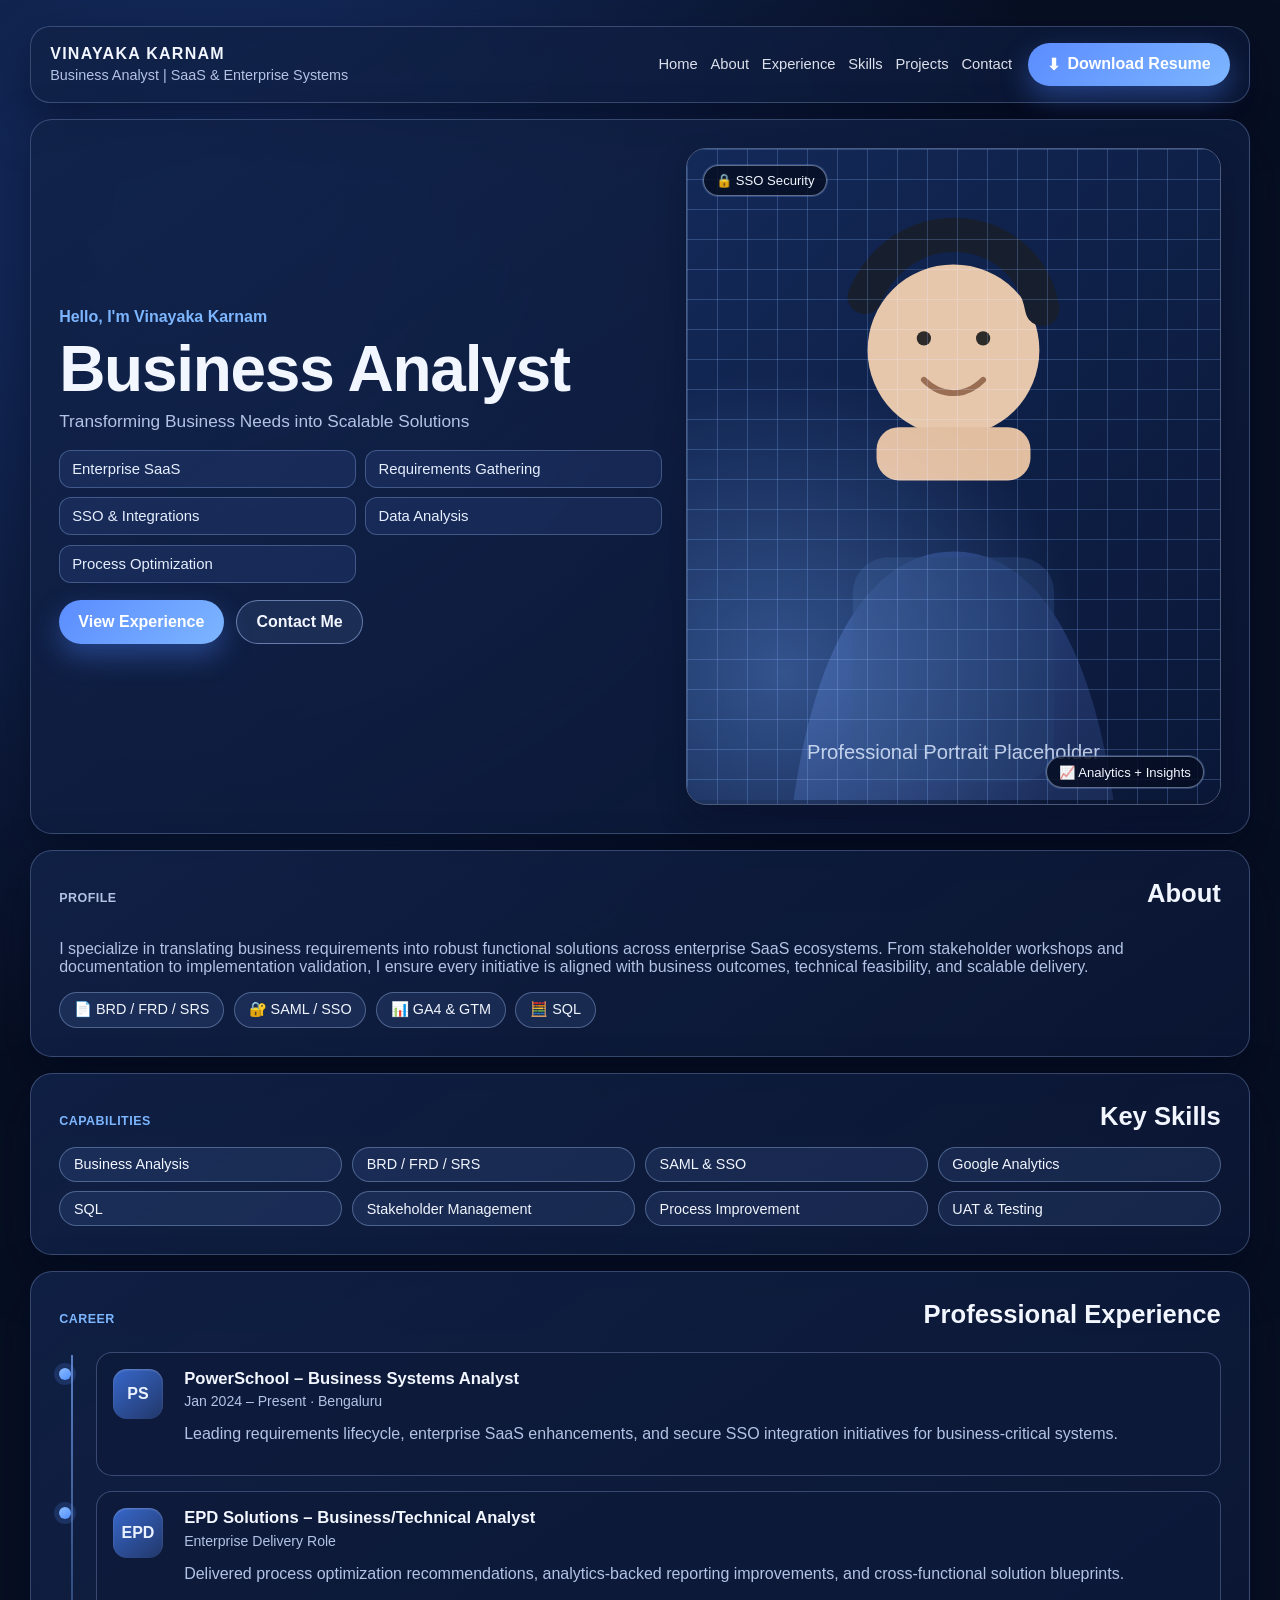
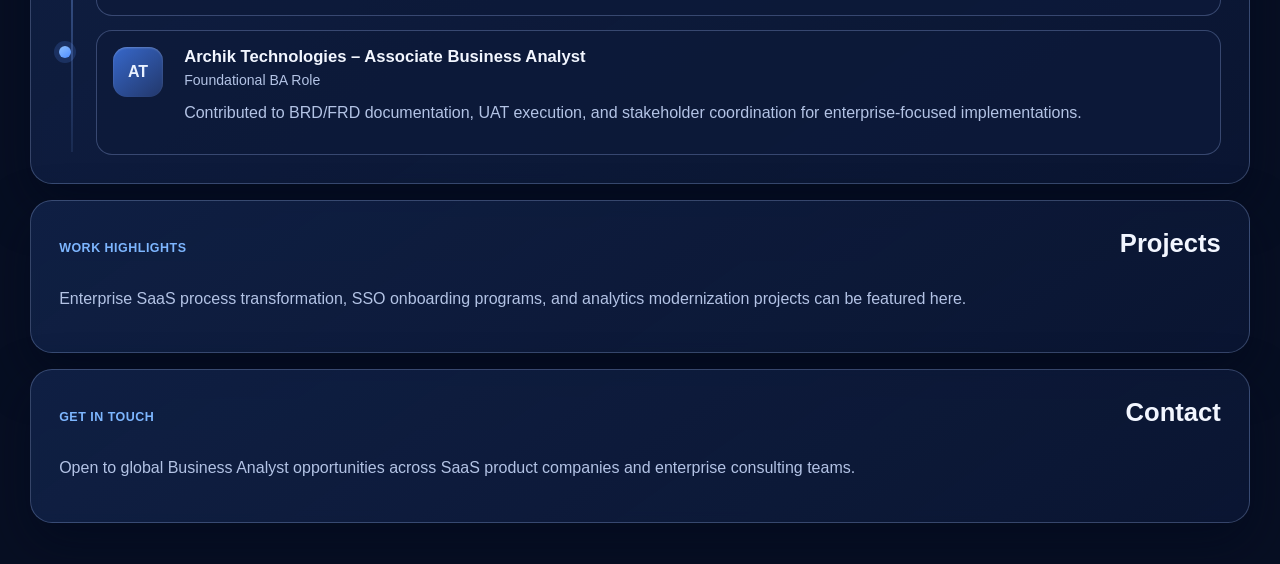
<file: index.html>
<!DOCTYPE html>
<html lang="en">
<head>
  <meta charset="UTF-8" />
  <meta name="viewport" content="width=device-width, initial-scale=1.0" />
  <title>Vinayaka Karnam | Business Analyst Portfolio</title>
  <link rel="stylesheet" href="style.css" />
</head>
<body>
  <div class="ambient ambient-a"></div>
  <div class="ambient ambient-b"></div>

  <div class="site-shell">
    <header class="header glass">
      <div class="brand-block">
        <p class="brand-name">VINAYAKA KARNAM</p>
        <p class="brand-subtitle">Business Analyst | SaaS &amp; Enterprise Systems</p>
      </div>

      <nav class="nav-links" aria-label="Primary">
        <a href="#home">Home</a>
        <a href="#about">About</a>
        <a href="#experience">Experience</a>
        <a href="#skills">Skills</a>
        <a href="#projects">Projects</a>
        <a href="#contact">Contact</a>
      </nav>

      <a href="#" class="btn btn-resume" aria-label="Download Resume">
        <span aria-hidden="true">⬇</span>
        <span>Download Resume</span>
      </a>
    </header>

    <main>
      <section id="home" class="hero glass section">
        <div class="hero-copy">
          <p class="eyebrow">Hello, I'm Vinayaka Karnam</p>
          <h1>Business Analyst</h1>
          <p class="hero-tagline">Transforming Business Needs into Scalable Solutions</p>

          <ul class="feature-list">
            <li>Enterprise SaaS</li>
            <li>Requirements Gathering</li>
            <li>SSO &amp; Integrations</li>
            <li>Data Analysis</li>
            <li>Process Optimization</li>
          </ul>

          <div class="cta-row">
            <a href="#experience" class="btn btn-primary">View Experience</a>
            <a href="#contact" class="btn btn-secondary">Contact Me</a>
          </div>
        </div>

        <aside class="hero-media">
          <div class="portrait-card">
            <img src="assets/vinayaka-profile.svg" alt="Professional portrait of Vinayaka Karnam" />
            <div class="tech-overlay" aria-hidden="true"></div>
            <div class="chip chip-lock">🔒 SSO Security</div>
            <div class="chip chip-analytics">📈 Analytics + Insights</div>
          </div>
        </aside>
      </section>

      <section id="about" class="section about glass">
        <div class="section-head">
          <p class="kicker">Profile</p>
          <h2>About</h2>
        </div>
        <p>
          I specialize in translating business requirements into robust functional solutions across enterprise SaaS ecosystems.
          From stakeholder workshops and documentation to implementation validation, I ensure every initiative is aligned with
          business outcomes, technical feasibility, and scalable delivery.
        </p>
        <div class="icon-tags">
          <span>📄 BRD / FRD / SRS</span>
          <span>🔐 SAML / SSO</span>
          <span>📊 GA4 &amp; GTM</span>
          <span>🧮 SQL</span>
        </div>
      </section>

      <section id="skills" class="section skills glass">
        <div class="section-head">
          <p class="kicker">Capabilities</p>
          <h2>Key Skills</h2>
        </div>
        <div class="skills-grid">
          <article>Business Analysis</article>
          <article>BRD / FRD / SRS</article>
          <article>SAML &amp; SSO</article>
          <article>Google Analytics</article>
          <article>SQL</article>
          <article>Stakeholder Management</article>
          <article>Process Improvement</article>
          <article>UAT &amp; Testing</article>
        </div>
      </section>

      <section id="experience" class="section experience glass">
        <div class="section-head">
          <p class="kicker">Career</p>
          <h2>Professional Experience</h2>
        </div>

        <div class="timeline">
          <article class="exp-item">
            <div class="timeline-dot"></div>
            <div class="exp-card">
              <div class="company-mark">PS</div>
              <div>
                <h3>PowerSchool – Business Systems Analyst</h3>
                <p class="meta">Jan 2024 – Present · Bengaluru</p>
                <p>Leading requirements lifecycle, enterprise SaaS enhancements, and secure SSO integration initiatives for business-critical systems.</p>
              </div>
            </div>
          </article>

          <article class="exp-item">
            <div class="timeline-dot"></div>
            <div class="exp-card">
              <div class="company-mark">EPD</div>
              <div>
                <h3>EPD Solutions – Business/Technical Analyst</h3>
                <p class="meta">Enterprise Delivery Role</p>
                <p>Delivered process optimization recommendations, analytics-backed reporting improvements, and cross-functional solution blueprints.</p>
              </div>
            </div>
          </article>

          <article class="exp-item">
            <div class="timeline-dot"></div>
            <div class="exp-card">
              <div class="company-mark">AT</div>
              <div>
                <h3>Archik Technologies – Associate Business Analyst</h3>
                <p class="meta">Foundational BA Role</p>
                <p>Contributed to BRD/FRD documentation, UAT execution, and stakeholder coordination for enterprise-focused implementations.</p>
              </div>
            </div>
          </article>
        </div>
      </section>

      <section id="projects" class="section projects glass">
        <div class="section-head">
          <p class="kicker">Work Highlights</p>
          <h2>Projects</h2>
        </div>
        <p class="muted">Enterprise SaaS process transformation, SSO onboarding programs, and analytics modernization projects can be featured here.</p>
      </section>

      <section id="contact" class="section contact glass">
        <div class="section-head">
          <p class="kicker">Get in Touch</p>
          <h2>Contact</h2>
        </div>
        <p class="muted">Open to global Business Analyst opportunities across SaaS product companies and enterprise consulting teams.</p>
      </section>
    </main>
  </div>
</body>
</html>
</file>
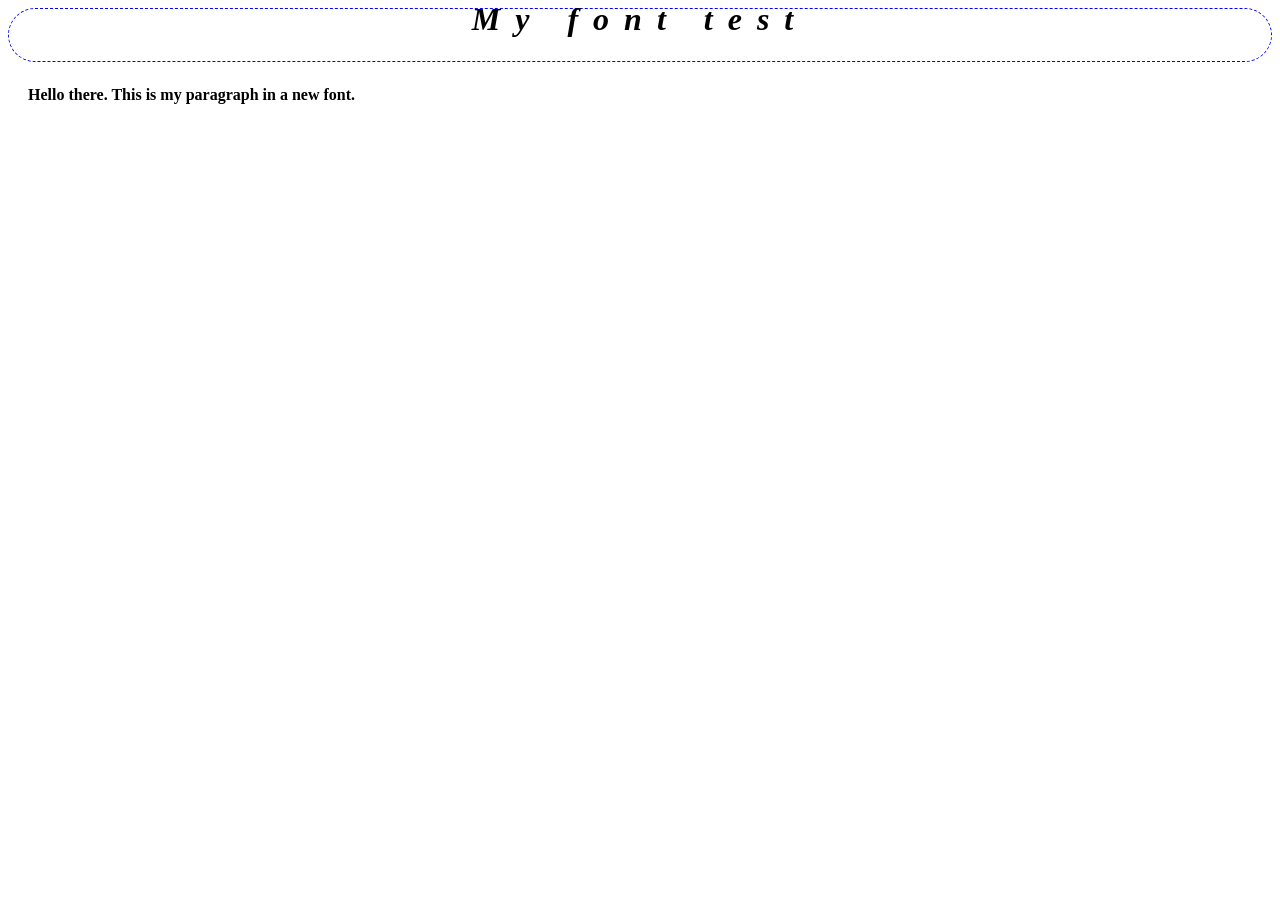
<file: week2a 2.html>
<html>
      <head>
            <link rel="stylesheet" type="text/css" href="week2a.css" />
          <div>
              <h1>My font test</h1>
          <div>
            <p>Hello there. This is my paragraph in a new font.</p>
      </head>
  </html>
</file>
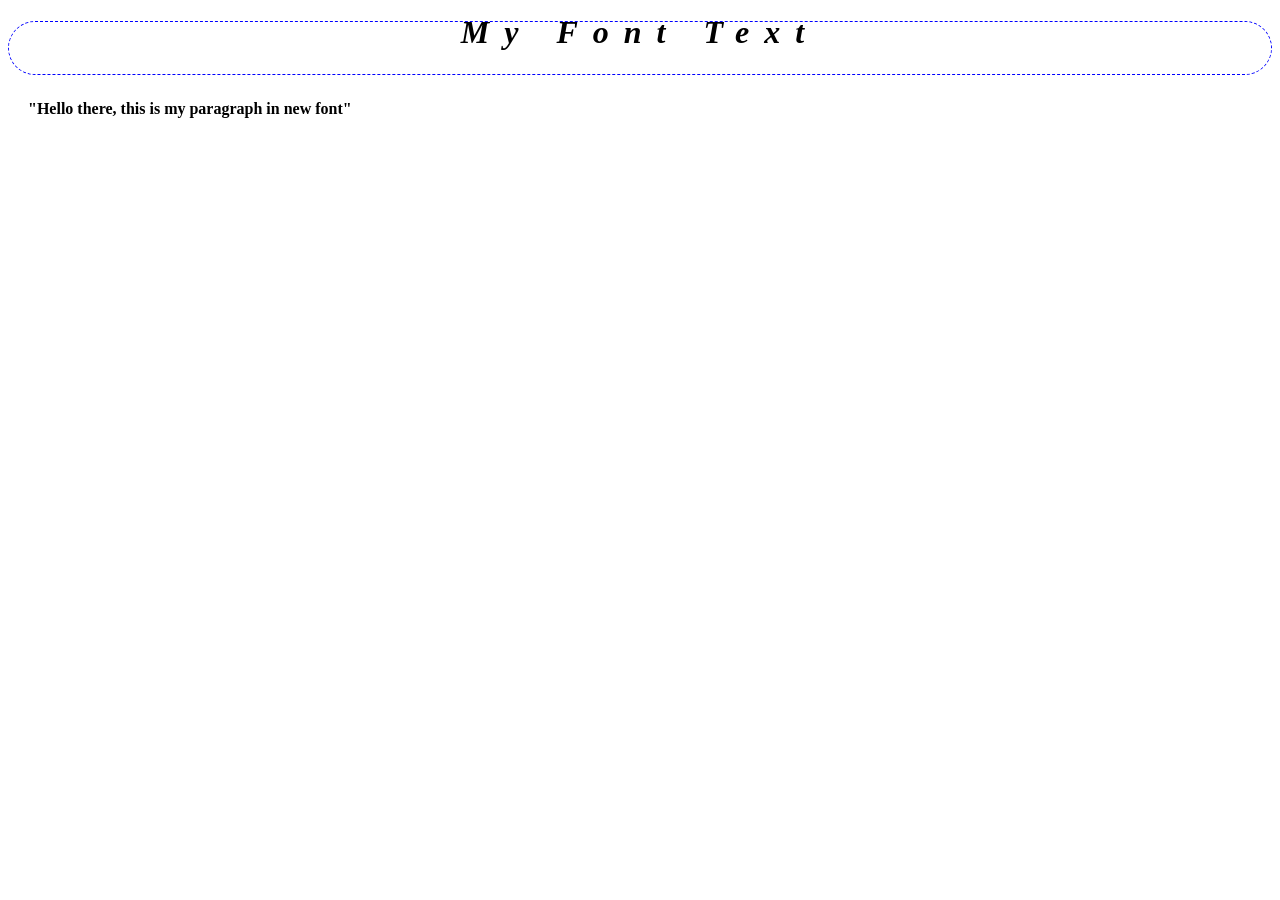
<file: week2a.html>
<!DOCTYPE html>
<html lang="en" dir="ltr">
  <head>
    <meta charset="utf-8">
    <meta name="viewport" content="width=device-width, user-scalable=no,
initial-scale=1.0, maximum-scale=1.0" />
    <link rel="stylesheet" type="text/css" href="week2a.css">
    <title></title>
  </head>
  <body>
    <h1>My Font Text </h1>
    <p> "Hello there, this is my paragraph in new font" </p>
  </body>
</html>
</file>
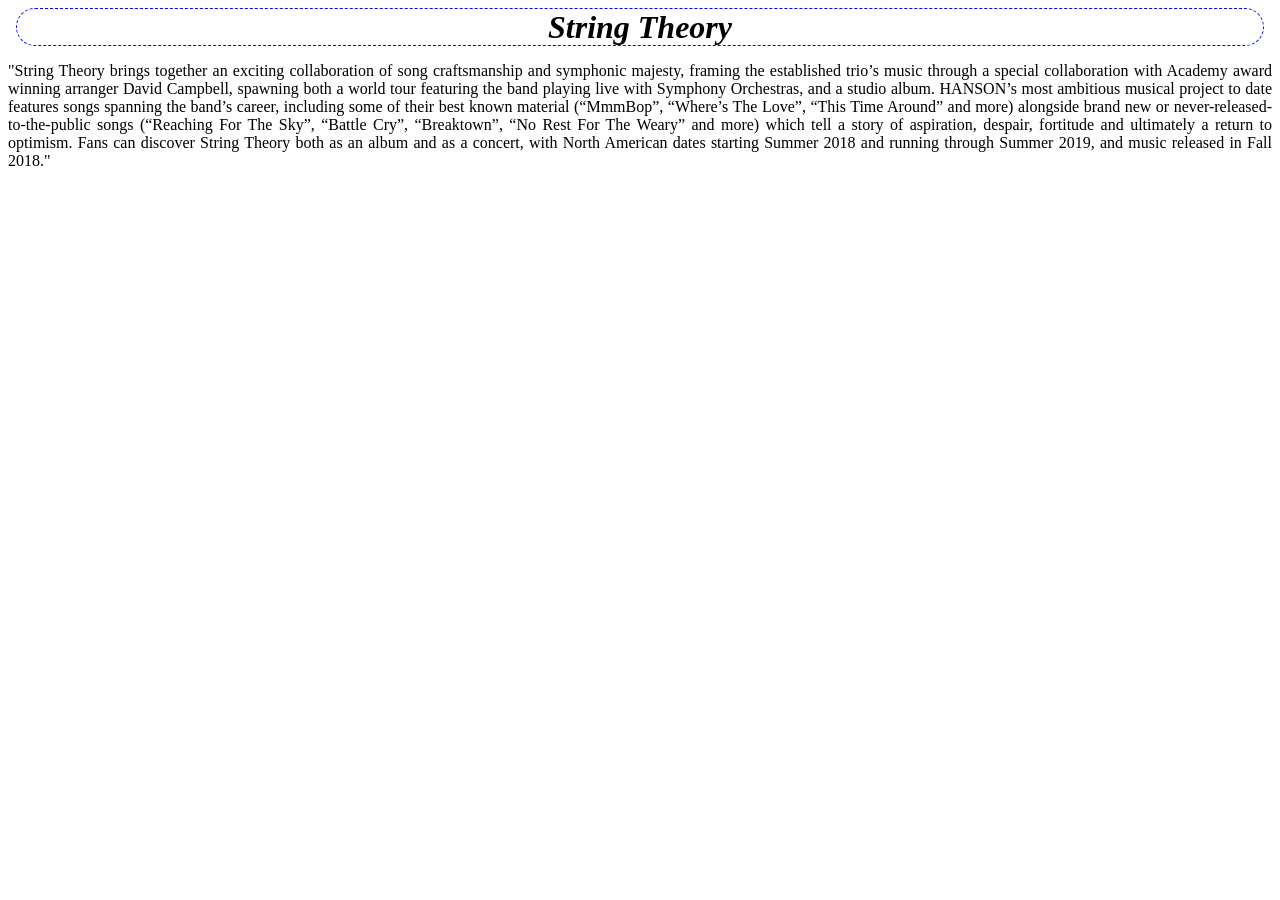
<file: week2b.html>
<!DOCTYPE html>
<html lang="en" dir="ltr">
  <head>
    <meta charset="utf-8">
    <meta name="viewport" content="width=device-width, user-scalable=no,
initial-scale=1.0, maximum-scale=1.0" />
    <link rel="stylesheet" type="text/css" href="week2b.css">
    <title></title>
  </head>
  <body>
    <h1> String Theory </h1>
    <p> "String Theory brings together an exciting collaboration of song craftsmanship and symphonic majesty, framing the established trio’s music through a special collaboration with Academy award winning arranger David Campbell, spawning both a world tour featuring the band playing live with Symphony Orchestras, and a studio album.

HANSON’s most ambitious musical project to date features songs spanning the band’s career, including some of their best known material (“MmmBop”, “Where’s The Love”, “This Time Around” and more) alongside brand new or never-released-to-the-public songs (“Reaching For The Sky”, “Battle Cry”, “Breaktown”, “No Rest For The Weary” and more) which tell a story of aspiration, despair, fortitude and ultimately a return to optimism.

Fans can discover String Theory both as an album and as a concert, with North American dates starting Summer 2018 and running through Summer 2019, and music released in Fall 2018." </p>
  </body>
</html>
</file>
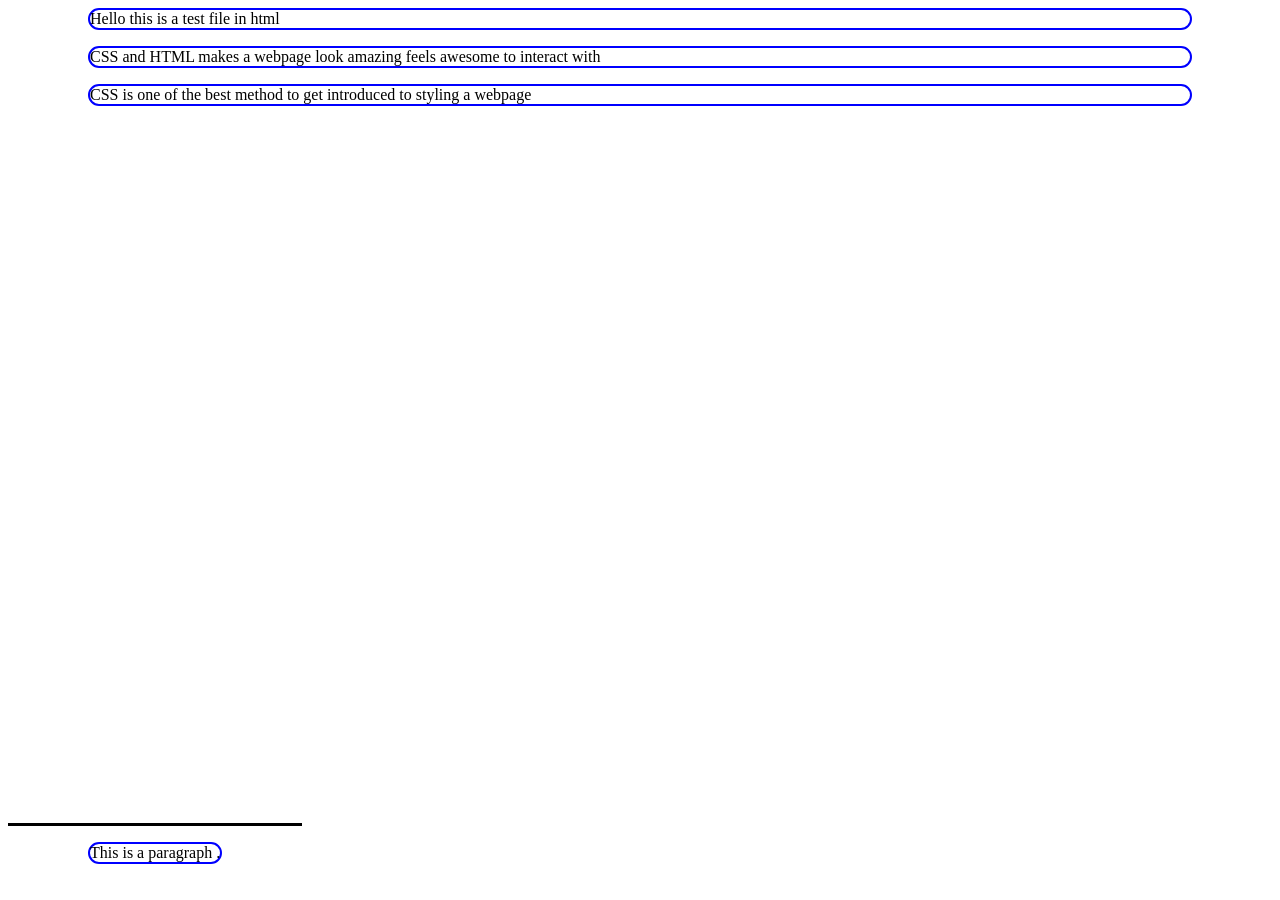
<file: week2c.html>
<html>
      <head>
          <link rel="stylesheet" type="text/css" href="week2c.css" />
      </head>
      <body>
          <p>Hello this is a test file in html</p>
          <p>CSS and HTML makes a webpage look amazing feels awesome to interact with </p>
          <p>CSS is one of the best method to get introduced to styling a webpage</p>

          <div>
             <p class="footer">This is a paragraph .</p>
          </div>
      </body>
  </html>
</file>
<file: style.css>
:root {
  --bg: #070f23;
  --bg-deep: #050b1a;
  --surface: rgba(12, 24, 55, 0.74);
  --surface-strong: rgba(17, 34, 72, 0.88);
  --text: #f2f6ff;
  --muted: #b3c3e5;
  --line: rgba(164, 190, 245, 0.28);
  --primary: #5b8cff;
  --primary-2: #7db6ff;
  --ring: 0 0 0 1px rgba(120, 162, 255, 0.28);
  --shadow-lg: 0 20px 48px rgba(2, 8, 27, 0.5);
  --shadow-md: 0 12px 28px rgba(5, 12, 35, 0.35);
}

* {
  box-sizing: border-box;
}

html,
body {
  margin: 0;
  font-family: "Inter", "Segoe UI", Roboto, Arial, sans-serif;
  color: var(--text);
  background: radial-gradient(circle at 16% 10%, #162f66 0%, var(--bg) 38%),
    linear-gradient(180deg, #081127 0%, var(--bg-deep) 100%);
  scroll-behavior: smooth;
}

body {
  min-height: 100vh;
  padding: clamp(1rem, 2vw, 2rem);
  overflow-x: hidden;
}

.ambient {
  position: fixed;
  border-radius: 999px;
  filter: blur(70px);
  z-index: -1;
}

.ambient-a {
  width: 360px;
  height: 360px;
  top: -90px;
  left: -80px;
  background: rgba(85, 134, 255, 0.24);
}

.ambient-b {
  width: 320px;
  height: 320px;
  bottom: 12%;
  right: -90px;
  background: rgba(65, 194, 255, 0.16);
}

.site-shell {
  width: min(1220px, 100%);
  margin: 0 auto;
}

.glass {
  border: 1px solid var(--line);
  background: linear-gradient(145deg, var(--surface-strong), var(--surface));
  box-shadow: var(--shadow-lg);
  backdrop-filter: blur(6px);
}

.header {
  border-radius: 20px;
  padding: 1rem 1.2rem;
  margin-bottom: 1rem;
  display: grid;
  grid-template-columns: 1.35fr auto auto;
  align-items: center;
  gap: 1rem;
}

.brand-name {
  margin: 0;
  font-weight: 800;
  letter-spacing: 0.08em;
}

.brand-subtitle {
  margin: 0.3rem 0 0;
  color: var(--muted);
  font-size: 0.9rem;
}

.nav-links {
  display: flex;
  flex-wrap: wrap;
  justify-content: center;
  gap: 0.8rem;
}

.nav-links a {
  color: var(--text);
  text-decoration: none;
  font-size: 0.92rem;
  opacity: 0.9;
  transition: color 0.25s ease, opacity 0.25s ease;
}

.nav-links a:hover {
  color: var(--primary-2);
  opacity: 1;
}

.section {
  border-radius: 22px;
  padding: clamp(1.2rem, 2.2vw, 2rem);
  margin-bottom: 1rem;
  animation: rise-in 0.55s ease both;
}

.hero {
  display: grid;
  grid-template-columns: 1.06fr 0.94fr;
  gap: 1.5rem;
  align-items: center;
}

.eyebrow {
  margin: 0;
  color: var(--primary-2);
  font-weight: 600;
}

h1 {
  margin: 0.35rem 0;
  font-size: clamp(2.2rem, 5.2vw, 4rem);
  letter-spacing: -0.02em;
}

.hero-tagline {
  margin-top: 0;
  color: var(--muted);
  font-size: 1.08rem;
}

.feature-list {
  list-style: none;
  padding: 0;
  margin: 1.1rem 0;
  display: grid;
  grid-template-columns: repeat(2, minmax(150px, 1fr));
  gap: 0.6rem;
}

.feature-list li {
  border: 1px solid rgba(163, 194, 255, 0.3);
  border-radius: 12px;
  padding: 0.62rem 0.75rem;
  background: rgba(87, 126, 222, 0.13);
  color: #e6efff;
  font-size: 0.93rem;
}

.cta-row {
  display: flex;
  flex-wrap: wrap;
  gap: 0.8rem;
}

.btn {
  border-radius: 999px;
  padding: 0.75rem 1.2rem;
  display: inline-flex;
  align-items: center;
  gap: 0.45rem;
  text-decoration: none;
  font-weight: 600;
  transition: transform 0.2s ease, box-shadow 0.2s ease, background 0.2s ease;
}

.btn:hover {
  transform: translateY(-2px);
}

.btn-resume,
.btn-primary {
  color: #fff;
  background: linear-gradient(135deg, var(--primary), var(--primary-2));
  box-shadow: 0 12px 28px rgba(77, 131, 255, 0.38);
}

.btn-secondary {
  color: var(--text);
  border: 1px solid rgba(176, 202, 255, 0.5);
  background: rgba(146, 181, 255, 0.1);
}

.portrait-card {
  position: relative;
  min-height: 430px;
  border-radius: 20px;
  overflow: hidden;
  box-shadow: var(--shadow-md);
  border: 1px solid rgba(194, 214, 255, 0.35);
}

.portrait-card img {
  width: 100%;
  height: 100%;
  object-fit: cover;
}

.tech-overlay {
  position: absolute;
  inset: 0;
  background-image:
    linear-gradient(rgba(125, 168, 255, 0.25) 1px, transparent 1px),
    linear-gradient(90deg, rgba(125, 168, 255, 0.25) 1px, transparent 1px),
    radial-gradient(circle at 18% 80%, rgba(103, 154, 255, 0.38), transparent 44%);
  background-size: 30px 30px, 30px 30px, 100% 100%;
  mix-blend-mode: screen;
}

.chip {
  position: absolute;
  border-radius: 999px;
  padding: 0.45rem 0.75rem;
  font-size: 0.82rem;
  border: 1px solid rgba(205, 223, 255, 0.45);
  background: rgba(6, 14, 34, 0.84);
  box-shadow: var(--ring);
}

.chip-lock {
  top: 1rem;
  left: 1rem;
}

.chip-analytics {
  right: 1rem;
  bottom: 1rem;
}

.section-head {
  display: flex;
  align-items: baseline;
  justify-content: space-between;
  gap: 1rem;
}

.kicker {
  margin: 0;
  color: var(--primary-2);
  font-weight: 600;
  letter-spacing: 0.04em;
  text-transform: uppercase;
  font-size: 0.78rem;
}

h2 {
  margin: 0 0 1rem;
  font-size: clamp(1.35rem, 2vw, 1.8rem);
}

.about p,
.muted,
.exp-card p,
.meta {
  color: var(--muted);
}

.icon-tags {
  margin-top: 1rem;
  display: flex;
  flex-wrap: wrap;
  gap: 0.6rem;
}

.icon-tags span,
.skills-grid article {
  border-radius: 999px;
  border: 1px solid rgba(180, 207, 255, 0.34);
  background: rgba(101, 139, 225, 0.14);
  padding: 0.52rem 0.86rem;
  font-size: 0.9rem;
}

.skills-grid {
  display: grid;
  grid-template-columns: repeat(4, minmax(140px, 1fr));
  gap: 0.6rem;
}

.timeline {
  position: relative;
  margin-top: 0.4rem;
  display: grid;
  gap: 0.9rem;
}

.timeline::before {
  content: "";
  position: absolute;
  left: 12px;
  top: 0.2rem;
  bottom: 0.2rem;
  width: 2px;
  background: linear-gradient(180deg, rgba(124, 169, 255, 0.7), rgba(124, 169, 255, 0.1));
}

.exp-item {
  display: grid;
  grid-template-columns: 24px 1fr;
  gap: 0.8rem;
  align-items: start;
}

.timeline-dot {
  width: 12px;
  height: 12px;
  margin-top: 1rem;
  border-radius: 999px;
  background: linear-gradient(145deg, #8ec0ff, #4f8dff);
  box-shadow: 0 0 0 5px rgba(89, 142, 255, 0.18);
}

.exp-card {
  border: 1px solid rgba(169, 195, 255, 0.28);
  background: rgba(14, 27, 58, 0.76);
  border-radius: 16px;
  padding: 1rem;
  display: grid;
  grid-template-columns: 56px 1fr;
  gap: 0.95rem;
  transition: border-color 0.2s ease, transform 0.2s ease;
}

.exp-card:hover {
  border-color: rgba(133, 182, 255, 0.58);
  transform: translateY(-2px);
}

.company-mark {
  width: 50px;
  height: 50px;
  border-radius: 14px;
  display: grid;
  place-items: center;
  background: linear-gradient(140deg, #3768cb, #22376a);
  color: #eaf2ff;
  font-weight: 700;
  box-shadow: inset 0 1px 2px rgba(255, 255, 255, 0.23);
}

h3 {
  margin: 0;
  font-size: 1.04rem;
}

.meta {
  margin: 0.3rem 0 0.45rem;
  font-size: 0.88rem;
}

@keyframes rise-in {
  from {
    opacity: 0;
    transform: translateY(10px);
  }

  to {
    opacity: 1;
    transform: translateY(0);
  }
}

@media (max-width: 1080px) {
  .header {
    grid-template-columns: 1fr;
    text-align: center;
  }

  .btn-resume {
    justify-self: center;
  }

  .hero {
    grid-template-columns: 1fr;
  }

  .skills-grid {
    grid-template-columns: repeat(2, minmax(140px, 1fr));
  }
}

@media (max-width: 620px) {
  .feature-list {
    grid-template-columns: 1fr;
  }

  .skills-grid {
    grid-template-columns: 1fr;
  }

  .exp-card {
    grid-template-columns: 1fr;
  }
}
</file>
<file: week2a.css>
h1 {
 
  letter-spacing: 15px;
  font-size: 32;
  font-family: 'montserrat';
  font-weight:bold;
font-style: italic;
  line-height: 20px;
text-align: center;
border-bottom: 2px solid rgb(100,200,100);
border: 1px dashed grey;
padding-left: 12px;
padding-bottom: 32px;
padding-right: 12px;
border-radius: 64px;
border-color: blue;

}

 p
 {
   line-height: 30px;
   width: auto;
   margin-left: 20px;
   margin-right: 20px;
   margin-bottom: auto;
   font-family: 'montserrat';
   font-weight:bold;
 font-style: normal;
   line-height: 1.5em;
    /* border: 1px solid black;
     margin-left: 20px;
     padding-left: 12px;
     padding-bottom: 32px;
     padding-right: 12px;
     border-radius: 64px;
*/
 }
</file>
<file: week2b.css>
h1 {
font-size: 62;
font-family: 'montserrat';
font-weight:bold;
font-style: italic;
line-height: 20px;
text-align: center;
border-bottom: 1px solid rgb(100,200,100);
border: 1px dashed grey;
padding-left: 8px;
padding-right: 8px;
padding-top: 8px;
padding-bottom: 8px;
margin: 8px;
border-radius: 64px;
border-color: blue;

}
p{
  text-align: justify;
}
@media screen and (max-width: 640px) {
h1 {
text-align: left;
}
}
@font-face {
font-family: 'montserrat';
src: url('/Users/vinayakakarnam/Downloads/montserrat/Montserrat')
format('otf');
}
@media screen and (max-width: 390px) {
p {
text-align: justify;
border-bottom: 8px;
}
@media screen and (min-width: 400px) {
p {
text-align: justify;
margin-bottom: 8px;
border-bottom: 8px;
}
}

@media screen and (max-width: 640px) {
h1 {
text-align: center;
border-bottom: 8px;
padding-left: 8px;
padding-right: 8px;
padding-top: 2px;
padding-bottom: 2px;

}
@media screen and (min-width: 360px) {
h1 {
  text-align: center;
  border-bottom: 8px;
  padding-left: 8px;
  padding-right: 8px;
  padding-top: 2px;
  padding-bottom: 2px;
}
}
</file>
<file: week2c.css>
p{
  border-style:solid;
  margin-left: 80px;
  margin-right: 80px;
  border: 2px solid blue;
 border-radius: 15px 15px 15px 15px;
}
div {
  position: absolute;
  bottom:20px;
  border-top: 3px solid black;
}
</file>
